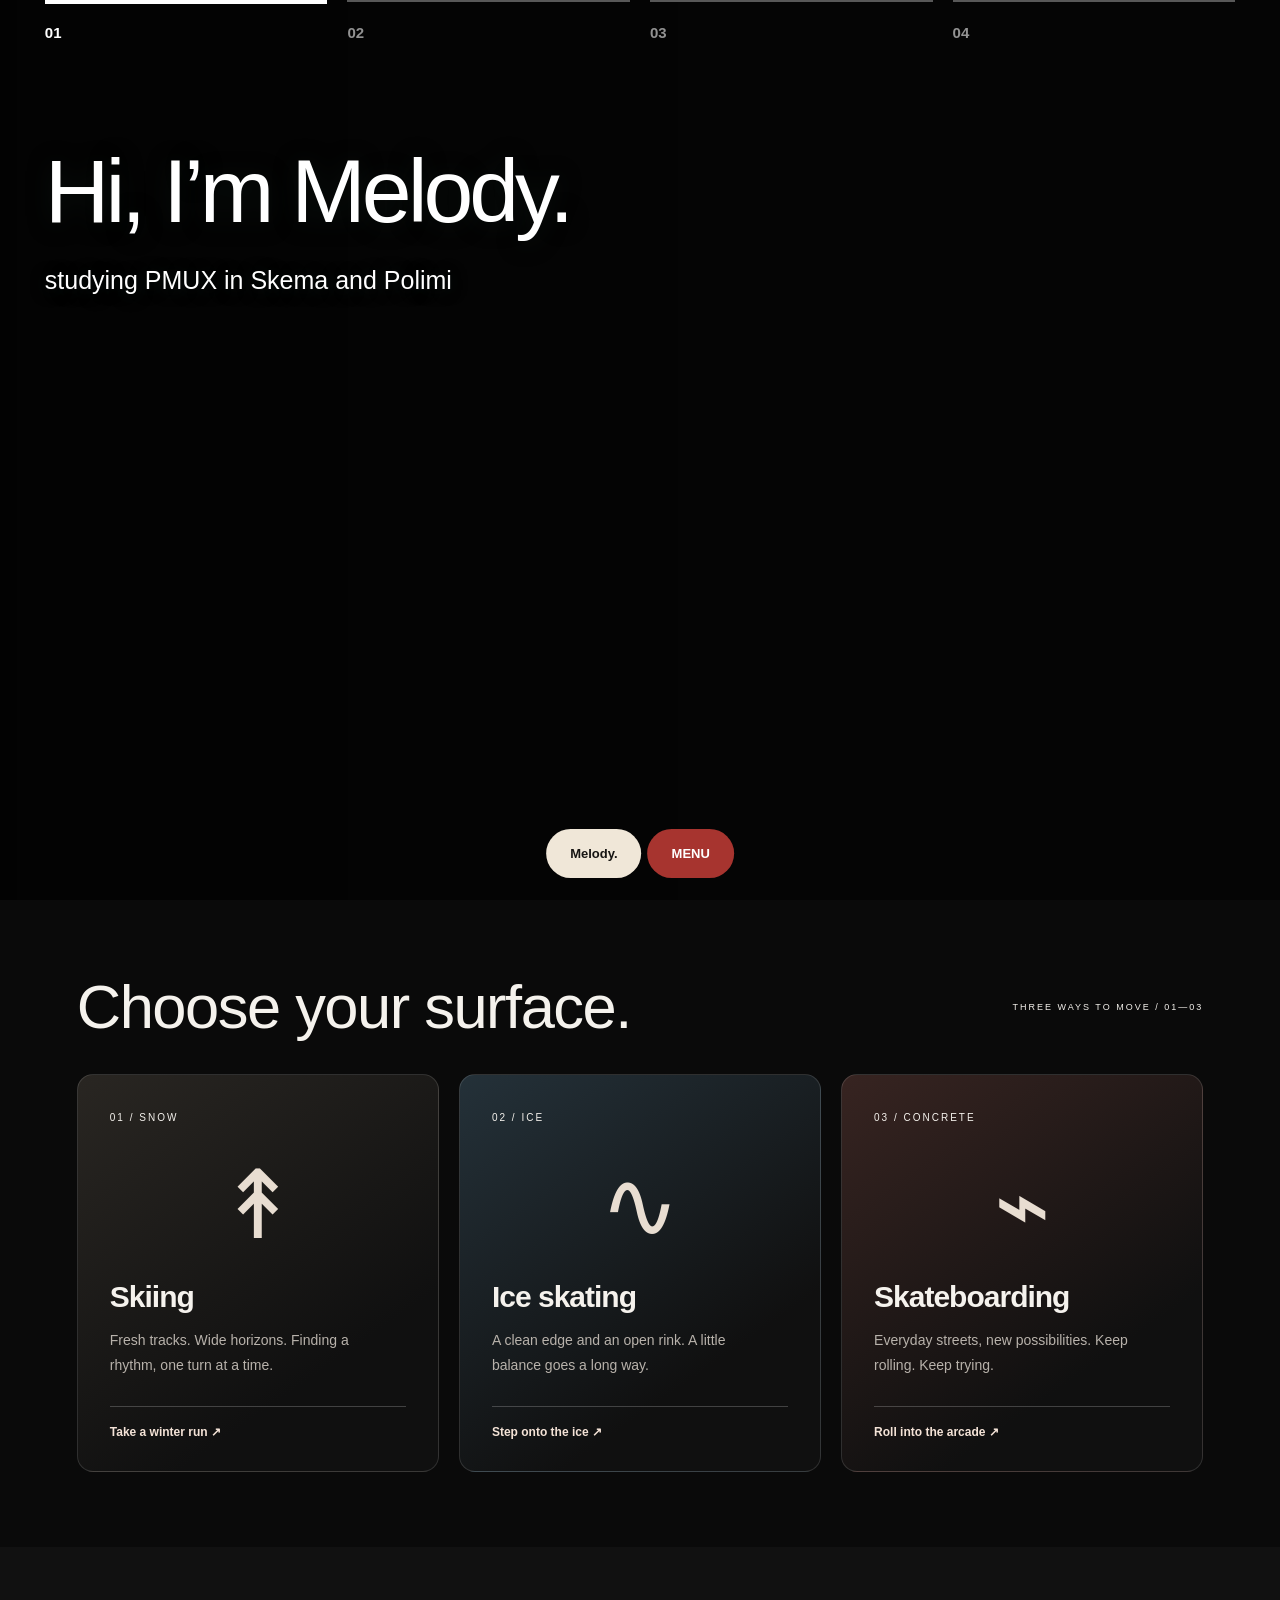
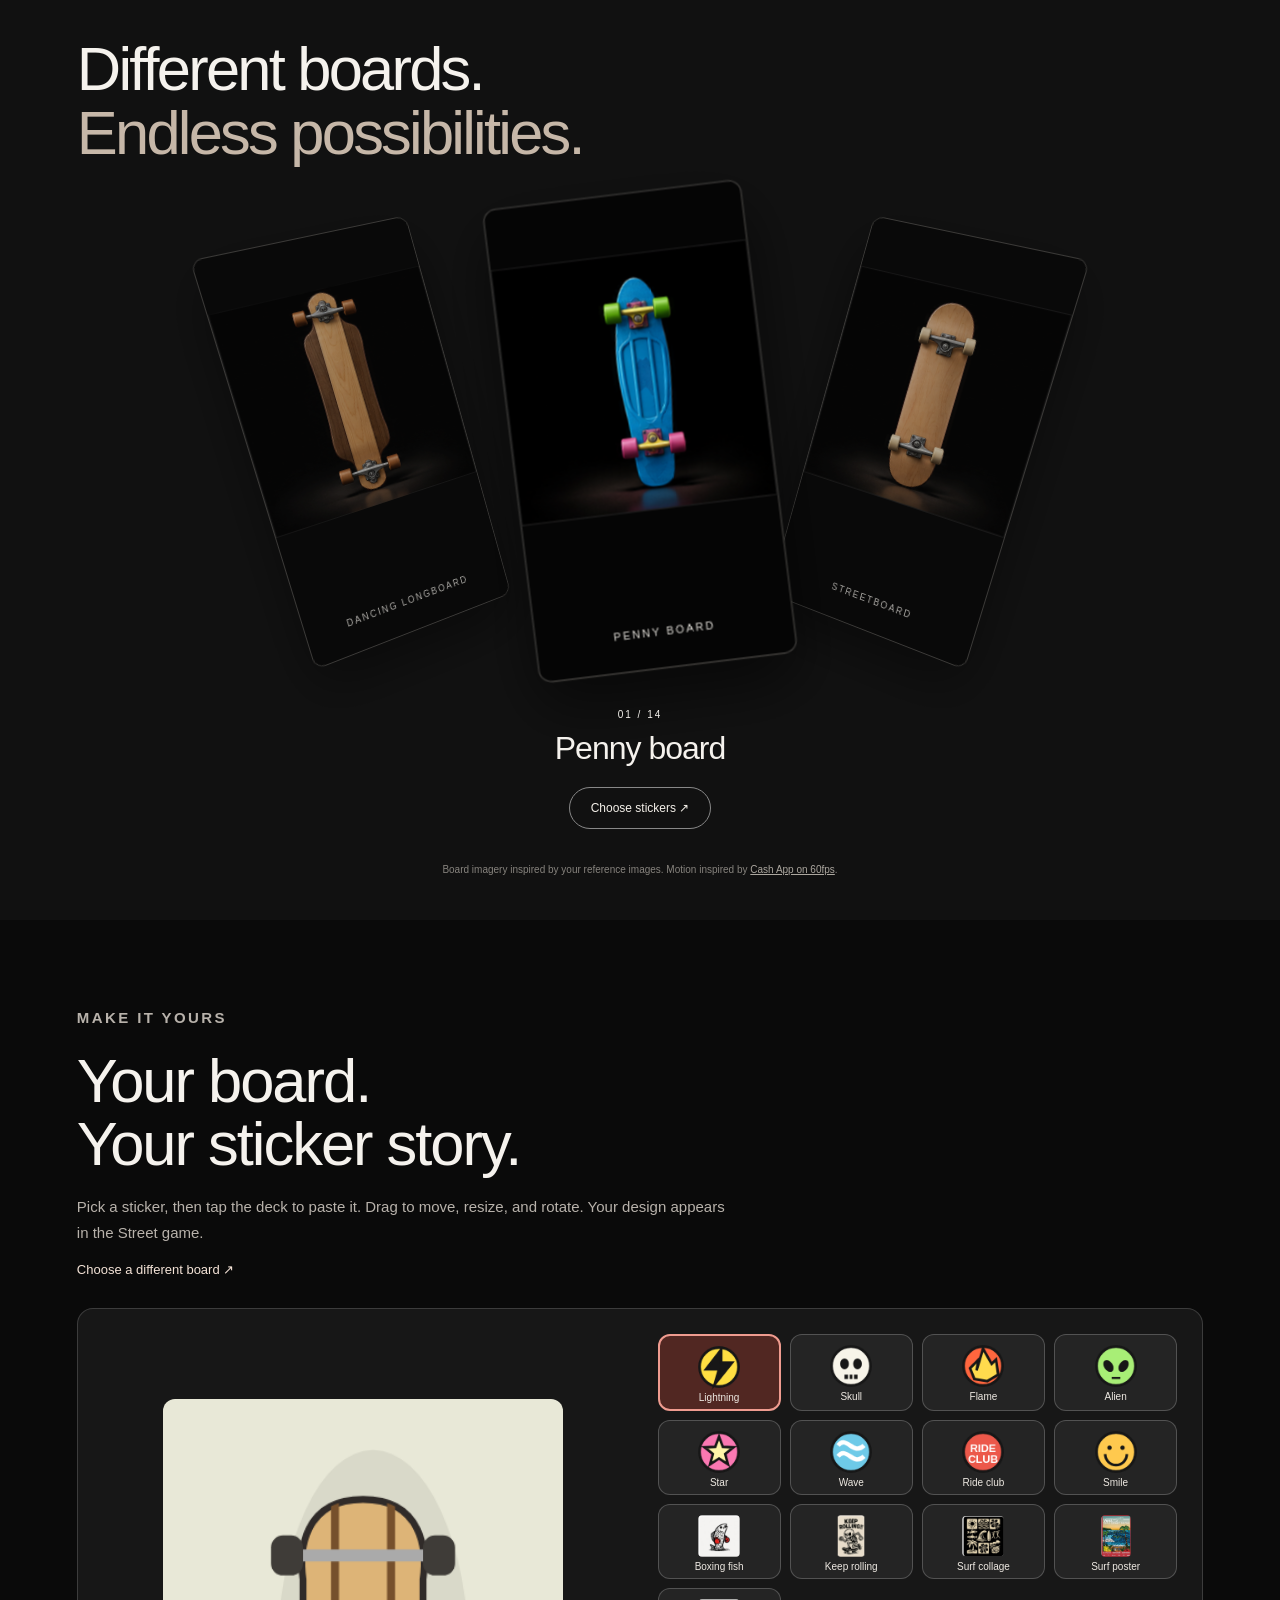
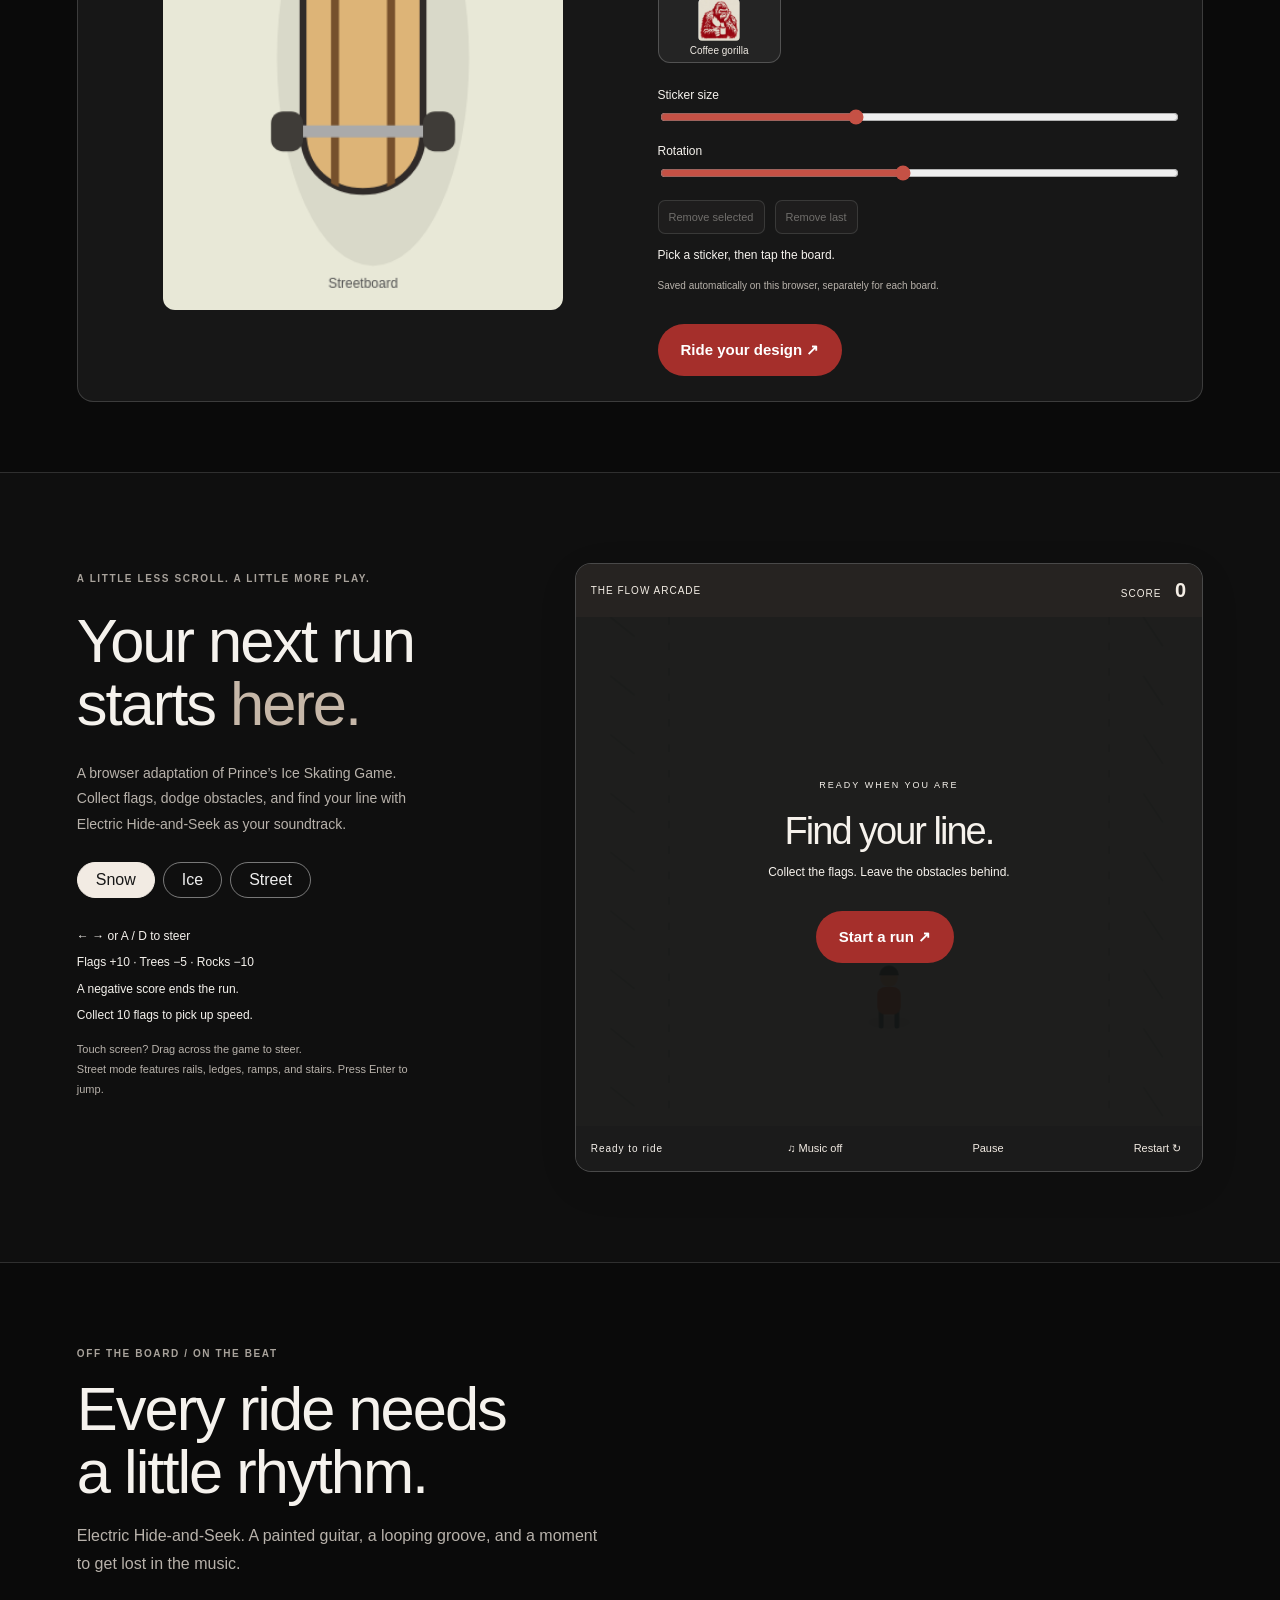
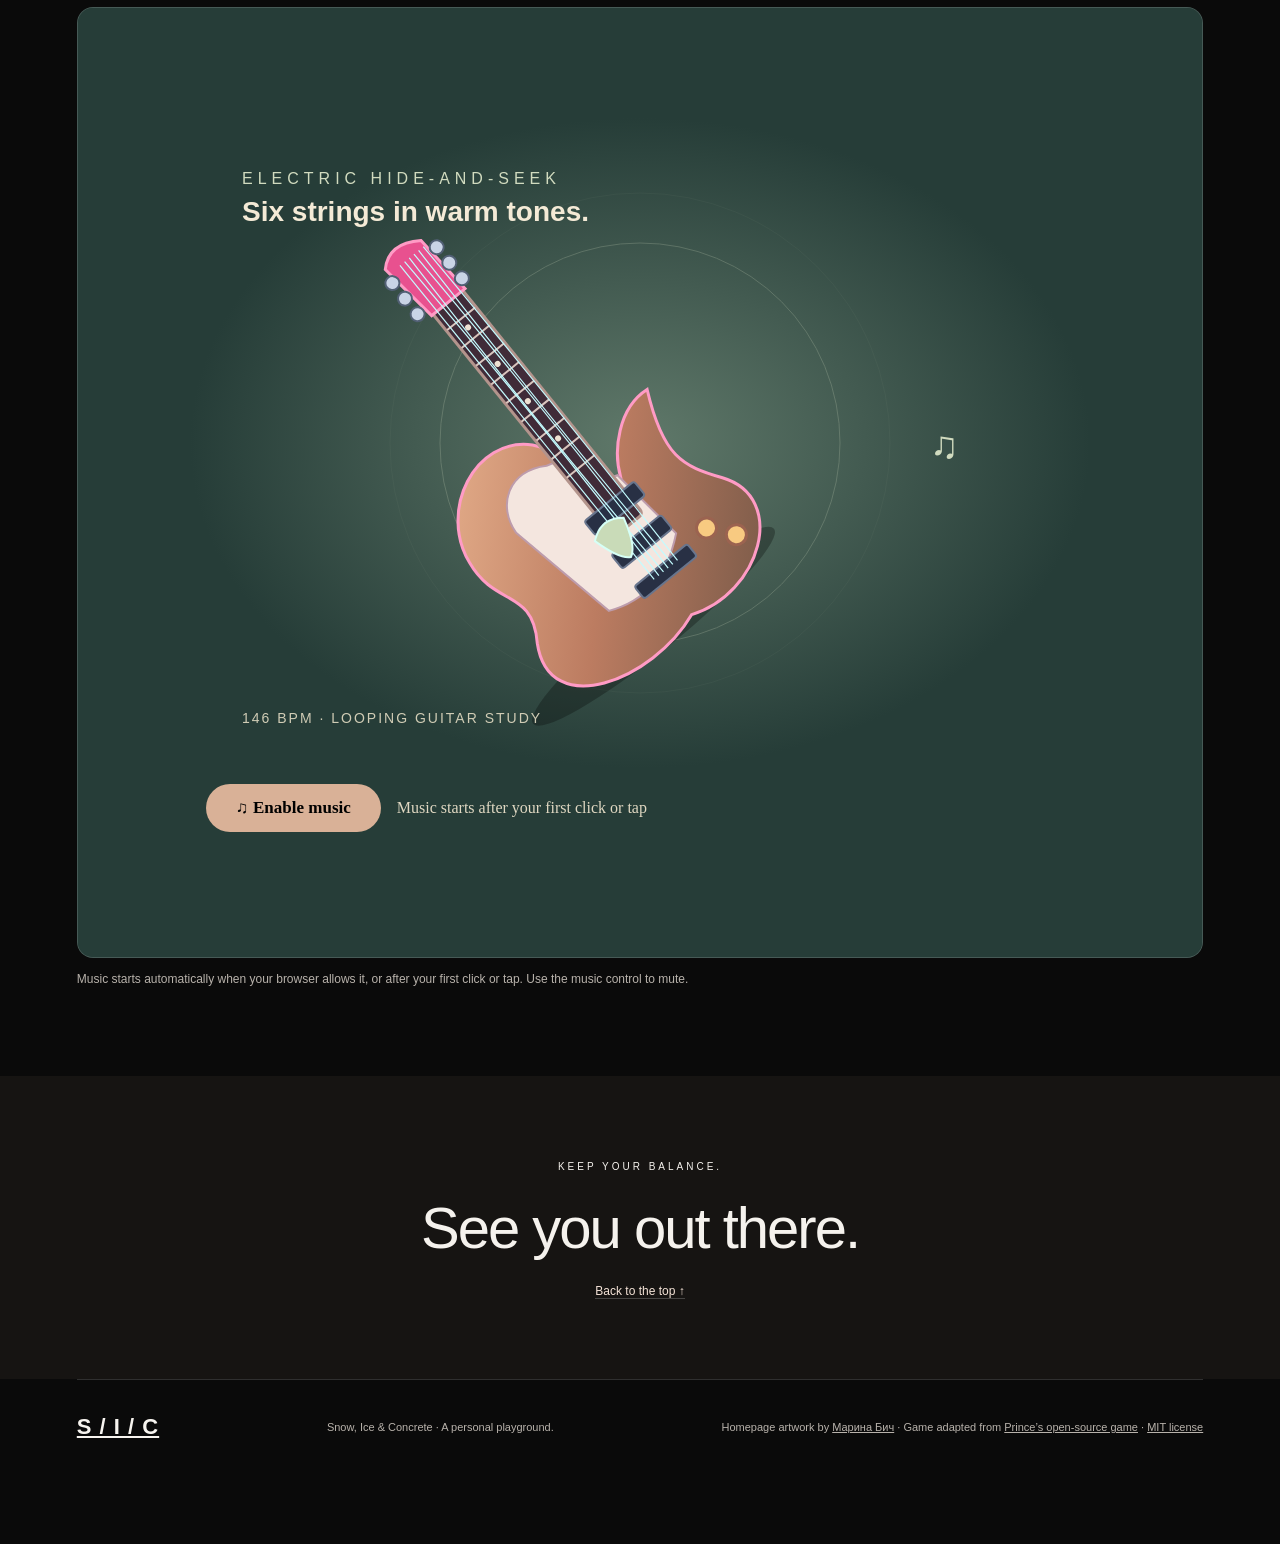
<file: public/index.html>
<!doctype html><html lang="en"><meta charset="utf-8"><meta name="viewport" content="width=device-width,initial-scale=1"><meta name="description" content="A personal space for skiing, ice skating and skateboarding. Explore three ways to move and play an arcade winter run."><title>Snow, Ice & Concrete</title><link rel="stylesheet" href="style.css"><link rel="stylesheet" href="paint.css?v=dark-motion"><body class="hero-visible"><main><section class="hero showcase" aria-label="Melody’s introduction and activities">
<div class="showcase-progress" role="group" aria-label="Choose a slide">
<button type="button" data-slide="0" aria-label="Introduction" aria-pressed="true"><span>01</span></button>
<button type="button" data-slide="1" aria-label="Skiing" aria-pressed="false"><span>02</span></button>
<button type="button" data-slide="2" aria-label="Ice skating" aria-pressed="false"><span>03</span></button>
<button type="button" data-slide="3" aria-label="Skateboarding" aria-pressed="false"><span>04</span></button></div>
<div class="showcase-slides">
<div class="showcase-slide is-active" data-panel="0" aria-hidden="false"><h1>Hi, I’m Melody.</h1><p>studying PMUX in Skema and Polimi</p></div>
<div class="showcase-slide" data-panel="1" aria-hidden="true"><h2>Skiing.</h2><p>Find your line on the snow.</p><a href="#play" data-showcase-mode="snow" tabindex="-1">Explore the slopes ↗</a></div>
<div class="showcase-slide" data-panel="2" aria-hidden="true"><h2>Ice skating.</h2><p>Make your mark on the ice.</p><a href="#play" data-showcase-mode="ice" tabindex="-1">Glide and sketch ↗</a></div>
<div class="showcase-slide" data-panel="3" aria-hidden="true"><h2>Skateboarding.</h2><p>Find your own way to roll.</p><a href="#decks" tabindex="-1">Choose your board ↗</a></div></div>

</section><div class="showcase-dock"><a class="showcase-home" href="#">Melody.</a><button type="button" class="showcase-menu-button" aria-expanded="false" aria-controls="showcase-menu">MENU</button><nav id="showcase-menu" class="showcase-menu" aria-label="Explore" hidden><a href="#sports">SPORTS</a><a href="#decks">SKATEBOARDS</a><a href="#stickers">STICKERS</a><a href="#play">PLAY</a><a href="#soundtrack">MUSIC</a></nav></div><section id="sports" class="sports"><div class="section-top"><h2>Choose your surface.</h2><span>THREE WAYS TO MOVE / 01—03</span></div><div class="cards"><article class="snow"><span class="number">01 / SNOW</span><div class="sport-icon">↟</div><h3>Skiing</h3><p>Fresh tracks. Wide horizons. Finding a rhythm, one turn at a time.</p><a href="#play" data-mode-link="snow">Take a winter run ↗</a></article><article class="ice"><span class="number">02 / ICE</span><div class="sport-icon">∿</div><h3>Ice skating</h3><p>A clean edge and an open rink. A little balance goes a long way.</p><a href="#play" data-mode-link="ice">Step onto the ice ↗</a></article><article class="concrete"><span class="number">03 / CONCRETE</span><div class="sport-icon">⌁</div><h3>Skateboarding</h3><p>Everyday streets, new possibilities. Keep rolling. Keep trying.</p><a href="#play" data-mode-link="street">Roll into the arcade ↗</a></article></div></section><section class="deck-edit" id="decks" aria-labelledby="deck-heading"><div class="deck-heading"><div><h2 id="deck-heading">Different boards.<br><em>Endless possibilities.</em></h2></div></div><div class="deck-carousel" tabindex="0" role="region" aria-label="Skateboard carousel. Boards slide automatically. Click a board to select it."><div class="deck-orbit"></div><div class="deck-caption"><span id="deck-count">01 / 07</span><h3 id="deck-name">Penny board</h3></div></div><div class="deck-selection sr-only" id="deck-selection" role="status"></div><div class="deck-controls"><a class="choose-stickers" href="#stickers">Choose stickers ↗</a></div><p class="deck-credit">Board imagery inspired by your reference images. Motion inspired by <a href="https://60fps.design/motion/cash-app">Cash App on 60fps</a>.</p></section><section class="sticker-studio" id="stickers" aria-labelledby="sticker-title"><div class="sticker-intro"><p class="eyebrow">MAKE IT YOURS</p><h2 id="sticker-title">Your board.<br>Your sticker story.</h2><p>Pick a sticker, then tap the deck to paste it. Drag to move, resize, and rotate. Your design appears in the Street game.</p><a href="#decks">Choose a different board ↗</a></div><div class="sticker-workspace"><canvas id="sticker-board" width="360" height="460" aria-label="Skateboard sticker editor. Choose a sticker then tap the board to place it. Drag stickers to move them."></canvas><div class="sticker-tools"><div id="sticker-palette" role="group" aria-label="Choose a sticker"></div><label for="sticker-size">Sticker size</label><input id="sticker-size" type="range" min="8" max="24" value="14"><label for="sticker-angle">Rotation</label><input id="sticker-angle" type="range" min="-180" max="180" value="-12"><div class="sticker-edit-actions"><button id="sticker-delete" disabled>Remove selected</button><button id="sticker-undo">Remove last</button></div><p id="sticker-status" role="status">Pick a sticker, then tap the board.</p><p class="sticker-saved">Saved automatically on this browser, separately for each board.</p><a class="button" href="#play">Ride your design ↗</a></div></div></section><section id="play" class="arcade"><div class="arcade-copy"><p class="eyebrow">A LITTLE LESS SCROLL. A LITTLE MORE PLAY.</p><h2>Your next run<br>starts <em>here.</em></h2><p>A browser adaptation of Prince’s Ice Skating Game. Collect flags, dodge obstacles, and find your line with Electric Hide-and-Seek as your soundtrack.</p><div class="modes" role="group" aria-label="Choose game surface"><button data-mode="snow" aria-pressed="true">Snow</button><button data-mode="ice" aria-pressed="false">Ice</button><button data-mode="street" aria-pressed="false">Street</button></div><ul><li id="control-hint">← → or A / D to steer</li><li id="score-rules">Flags +10 · Trees −5 · Rocks −10</li><li id="end-rule">A negative score ends the run.</li><li id="speed-rule">Collect 10 flags to pick up speed.</li></ul><p class="fine">Touch screen? Drag across the game to steer.<br>Street mode features rails, ledges, ramps, and stairs. Press Enter to jump.</p></div><div class="game-shell"><div class="game-bar"><span>THE FLOW ARCADE</span><span>SCORE <b id="score">0</b></span></div><div class="stage"><canvas id="game" width="640" height="520" tabindex="0" aria-label="Winter arcade game. Use left and right arrows to steer. Collect flags and avoid obstacles."></canvas><div id="trick-animation" class="trick-animation" hidden></div><div id="overlay"><span id="state-label">READY WHEN YOU ARE</span><h3 id="state-title">Find your line.</h3><p id="state-text">Collect the flags. Leave the obstacles behind.</p><button class="button" id="start">Start a run ↗</button></div></div><div id="ice-controls" class="ice-controls" hidden><p><strong>Sketches on Ice</strong> · Free skate & sketch</p><p>Sweep your mouse to glide and draw on the ice. Click the character to spin. Press Enter to jump.</p><div class="ice-actions"><label for="ice-color">Trail color</label><select id="ice-color"><option value="ice">Chalk white</option><option value="silver">Soft silver</option><option value="rose">Rose</option><option value="blue">Frost blue</option></select><button id="ice-spin">Spin</button><button id="ice-jump">Jump · Enter</button><button id="ice-clear">Clear ice</button></div><p id="ice-action-status" role="status">Glide to sketch. Snowflakes +5 · Spin +10 · Jump +15</p></div><div id="street-tricks" class="street-tricks" hidden><p class="game-board-label">Your board: <strong id="game-board-name">Streetboard</strong> · <a href="#decks">Change board</a> · <a href="#stickers">Add stickers</a></p><div class="trick-actions"><label for="trick-type">Street trick</label><select id="trick-type"><option>Ollie</option><option>Kickflip</option><option>Treflip</option></select><button id="do-trick">Trick · Enter ↗</button></div><p id="trick-status" role="status">Enter or tap Trick to jump over obstacles</p><small>Animations: <a href="https://github.com/Shellywell123/SKanimATE">SKanimATE by Shellywell123</a> · <a href="skanimate/LICENSE">GPL-3.0</a> · <a href="skanimate-source.zip">Animation source</a></small></div><div class="game-bottom"><span id="status" aria-live="polite">Ready to ride</span><button id="game-music" aria-pressed="false">♫ Music off</button><button id="pause">Pause</button><button id="restart">Restart ↻</button></div></div></section><section class="soundtrack" id="soundtrack" aria-labelledby="soundtrack-title"><div class="soundtrack-heading"><p class="eyebrow">OFF THE BOARD / ON THE BEAT</p><h2 id="soundtrack-title">Every ride needs<br>a little rhythm.</h2><p>Electric Hide-and-Seek. A painted guitar, a looping groove, and a moment to get lost in the music.</p></div><iframe id="music-frame" src="music/index.html?v=paint" title="Electric Hide-and-Seek, synchronized guitar animation and music player" loading="eager" allow="autoplay"></iframe><p class="soundtrack-note">Music starts automatically when your browser allows it, or after your first click or tap. Use the music control to mute.</p></section><section class="outro"><span>KEEP YOUR BALANCE.</span><h2>See you out there.</h2><a href="#">Back to the top ↑</a></section></main><footer><a class="brand" href="#">S / I / C</a><p>Snow, Ice & Concrete · A personal playground.</p><p>Homepage artwork by <a href="https://www.behance.net/gallery/103669967/Multicolored-skateboards/modules/596018533">Марина Бич</a> · Game adapted from <a href="https://github.com/pkprajapati7402/Ice-Skating-Game">Prince’s open-source game</a> · <a href="LICENSE.txt">MIT license</a></p></footer><script src="stickers.js?v=paint"></script><script src="board-shapes.js?v=stickers"></script><script src="street-park.js?v=paint"></script><script src="ice-rink.js?v=paint"></script><script src="game.js?v=paint"></script><script src="decks.js?v=stickers-link"></script><button id="music-toggle" class="music-toggle" aria-pressed="false">♫ Enable music</button><script src="soundtrack.js?v=music-run"></script><script>const heroSection=document.querySelector('.hero');new IntersectionObserver(entries=>document.body.classList.toggle('hero-visible',entries[0].isIntersecting),{threshold:0.35}).observe(heroSection);</script><script src="showcase.js?v=dark-motion"></script><script src="site-motion.js"></script></body></html>
</file>
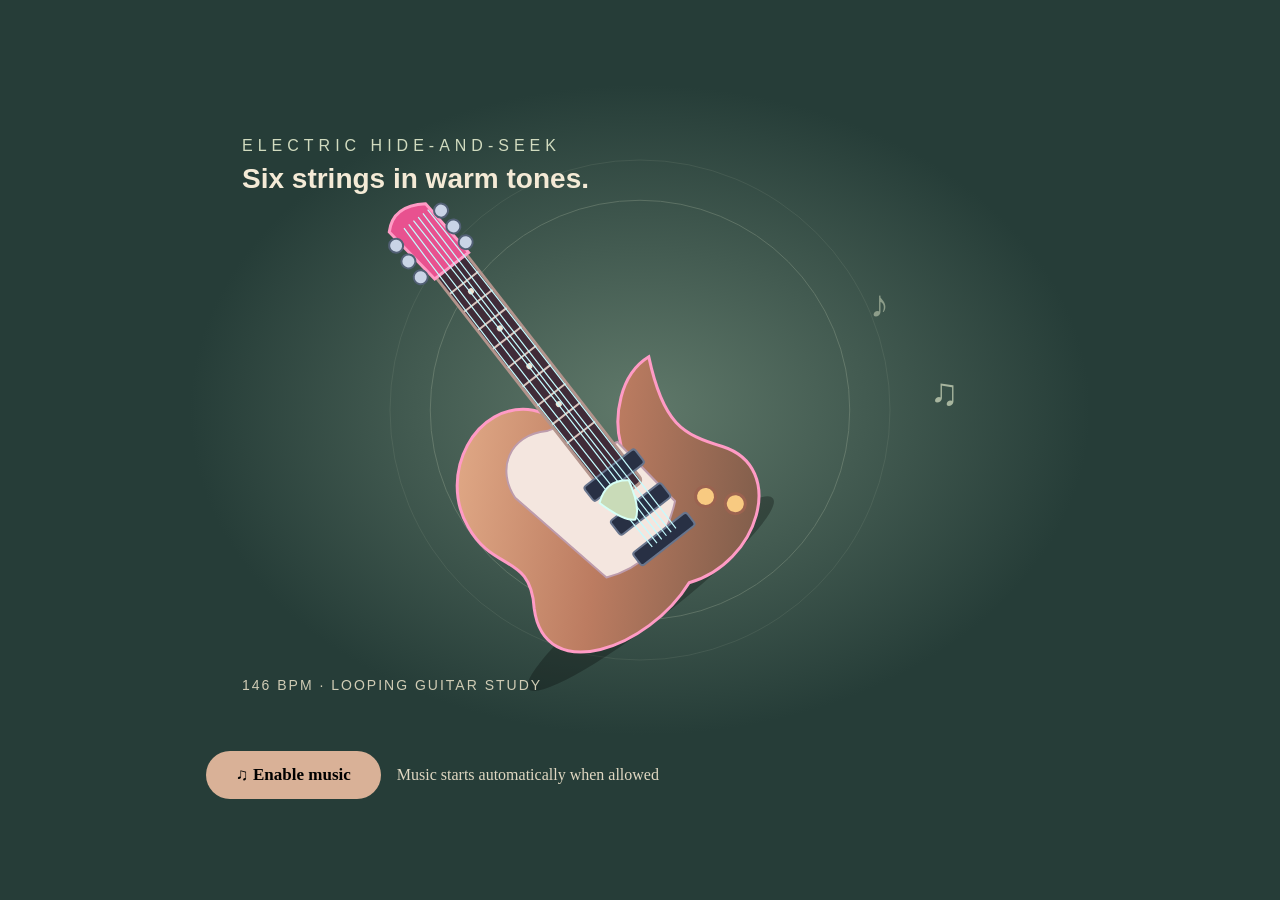
<file: public/music/index.html>
<!doctype html><html lang="en"><meta charset="utf-8"><meta name="viewport" content="width=device-width,initial-scale=1"><title>Electric Hide-and-Seek</title>
<style>body{margin:0;background:#263d38;color:#f4ead6;font:16px Georgia,serif;display:grid;place-items:center;min-height:100vh}main{width:min(900px,96vw)}object{width:100%;display:block}button{background:#d9b197;border:0;border-radius:30px;padding:14px 30px;font:600 17px Georgia,serif;cursor:pointer}footer{display:flex;align-items:center;gap:16px;padding:16px;flex-wrap:wrap}span{color:#e0d8c2}</style>
<main><object id="art" data="electric-guitar.svg?v=paint" type="image/svg+xml" aria-label="Animated electric guitar"></object><footer><button id="play">♫ Enable music</button><span id="status" role="status">Music starts automatically when allowed</span></footer></main>
</html>
</file>
<file: public/style.css>
@import url('https://fonts.googleapis.com/css2?family=DM+Sans:wght@400;500;600;700&family=Manrope:wght@400;600;700;800&display=swap');
:root{--ink:#183a37;--cream:#f6f5ee;--orange:#d86a3b}*{box-sizing:border-box}html{scroll-behavior:smooth;scroll-padding-top:30px}body{margin:0;background:var(--cream);color:var(--ink);font-family:'DM Sans',sans-serif}a{color:inherit;text-decoration:none}button{font:inherit;cursor:pointer}header{height:100px;padding:0 6%;display:flex;align-items:center;justify-content:space-between;border-bottom:1px solid #183a3725}.brand{font-weight:800;letter-spacing:3px;font-size:24px}.brand small{display:block;font-size:8px;letter-spacing:2px;margin-top:6px}nav{display:flex;gap:35px;font-size:13px}.nav-play{border-bottom:1px solid;padding-bottom:5px}.hero{display:grid;grid-template-columns:1fr 1fr;min-height:700px}.hero-copy{padding:80px 9% 40px 12%}.eyebrow{font-size:11px;font-weight:700;letter-spacing:2px}h1,h2,h3{font-family:'Manrope',sans-serif;letter-spacing:-3px}h1{font-size:clamp(70px,7.6vw,120px);line-height:1.02;margin:35px 0}em{font-family:Georgia,serif;font-weight:400}h1 em{color:var(--orange)}.intro{max-width:330px;font-size:16px;line-height:1.8;color:#56706a}.button{background:var(--ink);color:white;padding:17px 23px;display:inline-flex;gap:40px;border:0;font-size:13px;margin-top:20px}.button:hover{background:var(--orange)}.hero-note{font-size:9px;letter-spacing:2px;margin-top:65px}.mountains{position:relative;background:#d0e0d9;overflow:hidden}.mountains svg{position:absolute;width:100%;height:100%}.sun{position:absolute;top:70px;left:60px;width:110px;height:110px;background:#efbc76;border-radius:50%}.vertical{position:absolute;right:20px;top:55px;writing-mode:vertical-rl;font-size:9px;letter-spacing:2px}.image-label{position:absolute;bottom:35px;left:35px;background:var(--cream);padding:20px 25px;max-width:85%}.image-label span{display:block;font-size:9px;letter-spacing:2px;margin-bottom:10px}.image-label strong{font-size:17px}.manifesto{margin:0 6%;padding:100px 0;display:grid;grid-template-columns:1fr 2.3fr 1.5fr;gap:30px;border-bottom:1px solid #183a3730}.manifesto h2{font-size:43px;line-height:1.2;margin:0}.manifesto>p:last-child{line-height:1.9;font-size:14px;margin:0;color:#56706a}.sports{padding:90px 6%}.section-top{display:flex;justify-content:space-between;align-items:center;margin-bottom:35px}.section-top h2{font-size:36px;margin:0}.section-top span{font-size:9px;letter-spacing:2px}.cards{display:grid;grid-template-columns:repeat(3,1fr);gap:20px}.cards article{padding:30px 35px}.snow{background:#e0e7dd}.ice{background:#dce9eb}.concrete{background:#ebd9c7}.number{font-size:10px;letter-spacing:2px}.sport-icon{font-family:Georgia;font-size:100px;height:160px;text-align:center;margin:25px 0 0}.cards h3{font-size:32px;letter-spacing:-1px;margin:0}.cards p{font-size:14px;line-height:1.8;max-width:270px}.cards a{display:block;font-size:12px;margin-top:28px;border-top:1px solid #183a3740;padding-top:18px}.arcade{background:var(--ink);color:var(--cream);padding:90px 6%;display:grid;grid-template-columns:1fr 1.5fr;gap:7%}.arcade h2{font-size:57px;line-height:1.1;margin:25px 0}.arcade-copy>p:not(.eyebrow){line-height:1.8;font-size:14px;color:#bbd1c6;max-width:340px}.modes{display:flex;gap:8px;margin-top:25px}.modes button{background:transparent;border:1px solid #78928b;color:var(--cream);padding:8px 18px;border-radius:20px}.modes button[aria-pressed=true]{background:#e8bc7c;color:var(--ink);border-color:#e8bc7c}.arcade ul{list-style:none;padding:0;font-size:12px;line-height:2.2;margin-top:25px}.fine{font-size:11px!important}.game-shell{align-self:center;background:#f2f5ed;color:var(--ink);border:8px solid #42615a;box-shadow:0 20px 60px #0002}.game-bar,.game-bottom{display:flex;justify-content:space-between;align-items:center;padding:15px;font-size:10px;letter-spacing:1px}.game-bar b{font-size:20px;margin-left:10px}.stage{position:relative}canvas{display:block;width:100%;height:auto;touch-action:none}#overlay{position:absolute;inset:0;display:flex;flex-direction:column;justify-content:center;align-items:center;background:#e7efdfdf;text-align:center;padding:20px}#overlay[hidden]{display:none}#state-label{font-size:9px;letter-spacing:2px}#overlay h3{font-size:38px;letter-spacing:-2px;margin:20px 0 0}#overlay p{font-size:12px}.game-bottom button{border:0;background:none;font-size:11px;color:var(--ink)}.outro{text-align:center;padding:90px 20px}.outro span{font-size:10px;letter-spacing:3px}.outro h2{font-size:65px;margin:20px}.outro a{font-size:12px;border-bottom:1px solid}footer{margin:0 6%;padding:30px 0;border-top:1px solid #183a3730;display:flex;justify-content:space-between;align-items:center;gap:20px;font-size:10px;color:#58716a}footer a{text-decoration:underline}a:focus-visible,button:focus-visible,canvas:focus-visible{outline:3px solid var(--orange);outline-offset:5px}@media(max-width:800px){header{height:80px}nav{gap:15px}nav a:first-child{display:none}.hero{grid-template-columns:1fr}.hero-copy{padding:55px 7% 35px}.hero-note{margin-top:35px}.mountains{height:470px}.manifesto{grid-template-columns:1fr;padding:55px 0;gap:20px}.manifesto h2{font-size:36px}.section-top{align-items:start;gap:20px}.section-top span{display:none}.sports{padding:55px 6%}.cards{grid-template-columns:1fr}.sport-icon{height:100px;margin-top:5px;font-size:80px}.arcade{grid-template-columns:1fr;padding:55px 6%;gap:30px}.arcade h2{font-size:46px}.outro h2{font-size:42px}footer{flex-wrap:wrap}.game-bar{font-size:8px}}
@media(prefers-reduced-motion:reduce){html{scroll-behavior:auto}}
.deck-edit{background:#d5ebad;color:#143b2e;padding:75px 6% 35px;overflow:hidden}.deck-heading{display:flex;justify-content:space-between;align-items:end;gap:30px}.deck-heading h2{font-size:52px;line-height:1.12;margin:20px 0}.deck-heading>p{font-size:14px;line-height:1.8}.deck-carousel{position:relative;height:590px;perspective:1300px;touch-action:pan-y;outline-offset:-5px!important}.deck-orbit{position:absolute;inset:0;transform-style:preserve-3d}.deck-card{position:absolute;left:50%;top:30px;width:240px;height:440px;margin-left:-120px;border:1px solid #fff8;border-radius:24px;box-shadow:0 30px 50px #153b2e24;background:#fff5e9;transform:translateX(0) rotateY(0deg);transition:transform 950ms cubic-bezier(.22,.85,.23,1),opacity 600ms;will-change:transform;overflow:hidden;display:flex;flex-direction:column;align-items:center;justify-content:center;backface-visibility:hidden}.deck-crop{display:block;width:180px;height:390px;background-image:url('assets/skateboards.png');background-repeat:no-repeat;background-size:1600px 1200px;transform:scale(.88);border-radius:40px}.deck-card small{font-size:9px;letter-spacing:2px;position:absolute;bottom:17px}.deck-card[data-position="0"]{transform:translateX(0) translateZ(100px) rotateZ(-7deg);opacity:1;z-index:3}.deck-card[data-position="-1"]{transform:translateX(-300px) translateZ(-100px) rotateY(32deg) rotateZ(-17deg);opacity:.72;z-index:2}.deck-card[data-position="1"]{transform:translateX(300px) translateZ(-100px) rotateY(-32deg) rotateZ(17deg);opacity:.72;z-index:2}.deck-card[data-position="hidden"]{transform:translateY(60px) translateZ(-500px) rotateY(70deg);opacity:0;pointer-events:none}.deck-card.spinning{animation:deck-flip 1.15s cubic-bezier(.45,0,.2,1)}@keyframes deck-flip{0%{transform:translateZ(100px) rotateZ(-7deg) rotateY(0)}45%{transform:translateY(-35px) translateZ(140px) rotateZ(8deg) rotateY(180deg)}100%{transform:translateZ(100px) rotateZ(-7deg) rotateY(360deg)}}.deck-caption{position:absolute;bottom:0;left:0;right:0;text-align:center;pointer-events:none}.deck-caption>span{font-size:10px;letter-spacing:2px}.deck-caption h3{font-size:32px;letter-spacing:-1px;margin:8px 0}.deck-caption p{font-size:13px;margin:0}.deck-controls{display:flex;justify-content:center;gap:12px;flex-wrap:wrap;margin-top:24px}.deck-controls button{border:1px solid #234e3e66;background:transparent;border-radius:30px;padding:13px 21px;color:#173d2d;font-size:12px}.deck-controls button:hover{background:#173d2d;color:#e3f7bf}.deck-credit{text-align:center;font-size:10px;margin-top:35px;opacity:.7}.deck-credit a{text-decoration:underline}@media(max-width:800px){.deck-heading{display:block}.deck-heading h2{font-size:38px}.deck-edit{padding-top:45px}.deck-carousel{height:560px}.deck-card{width:210px;margin-left:-105px;height:410px}.deck-card[data-position="-1"]{transform:translateX(-190px) translateZ(-170px) rotateY(35deg) rotateZ(-15deg)}.deck-card[data-position="1"]{transform:translateX(190px) translateZ(-170px) rotateY(-35deg) rotateZ(15deg)}nav a[href="#decks"]{display:none}}@media(prefers-reduced-motion:reduce){.deck-card{transition:none}.deck-card.spinning{animation:none}}

/* Boards themselves are the selection controls. */
button.deck-card{font:inherit;color:inherit;padding:0;cursor:pointer;text-align:center}.deck-card.chosen{border:3px solid #173d2d;box-shadow:0 0 0 5px #d5ebad,0 30px 50px #153b2e35}.deck-card.chosen::after{content:'CHOSEN ✓';position:absolute;top:14px;right:14px;background:#173d2d;color:#e3f7bf;padding:8px 12px;border-radius:20px;font-size:9px;letter-spacing:1px}.deck-selection{text-align:center;margin-top:28px;min-height:20px;font-size:13px;font-weight:600}.deck-controls{margin-top:12px}.deck-card:focus-visible{outline:3px solid #d86a3b;outline-offset:5px}
/* White, ink and blue, with playful editorial illustrations. */
:root{--ink:#151515;--cream:#fff;--orange:#0875e1}body{background:#fff;color:#151515;font-family:Arial,Helvetica,sans-serif}header{height:90px;border:0;padding:0 7%;max-width:1500px;margin:auto}.brand{font-size:22px;letter-spacing:1px;color:#111}.brand small{letter-spacing:1.5px}nav{align-items:center;font-size:14px;font-weight:600;gap:25px}.nav-play{background:#006bdf;color:#fff;padding:14px 20px;border-radius:8px;border:0}.hero{max-width:1400px;margin:auto;min-height:650px;align-items:center;padding:40px 6% 65px;gap:30px}.hero-copy{padding:25px 0}.eyebrow{font-size:10px;letter-spacing:1.6px;color:#555}h1,h2,h3{font-family:Arial,Helvetica,sans-serif;font-weight:750;color:inherit}h1{font-size:clamp(48px,5.2vw,78px);line-height:1.04;letter-spacing:-3px;margin:25px 0}em{font-family:inherit;font-weight:inherit;font-style:normal}.intro{font-size:19px;line-height:1.6;max-width:440px;color:#414141}.button{background:#006bdf;border-radius:8px;font-weight:600;font-size:15px;padding:17px 23px;margin-right:8px;gap:0}.button:hover,.nav-play:hover{background:#0056b5}.button.secondary{background:#e3f1fc;color:#065898}.button.secondary:hover{background:#cce5fb}.hero-note{color:#777;margin-top:28px;font-size:9px}.sports-art{width:100%;max-width:600px;justify-self:center}.sports-art svg{width:100%;height:auto;display:block}.manifesto{padding:70px 0;border-color:#e7e7e7;grid-template-columns:1fr 2.3fr 1.6fr}.manifesto h2{font-size:40px;letter-spacing:-1.8px}.manifesto>p:last-child{color:#555}.sports{max-width:1500px;margin:auto;padding-top:75px;padding-bottom:75px}.section-top h2{letter-spacing:-1.5px;font-size:38px}.cards article{border-radius:15px;padding:32px;border:1px solid #eee}.snow{background:#f7f7f5}.ice{background:#e8f3fc}.concrete{background:#fff3db}.cards h3{font-size:30px;font-weight:700}.cards p{color:#454545}.cards a{border-color:#0002;color:#066acb;font-weight:600}.sport-icon{height:130px;font-size:95px;color:#111}.deck-edit{background:#f7f7f5;color:#111;padding-top:70px}.deck-heading h2{font-size:48px;letter-spacing:-2px}.deck-heading>p{color:#555}.deck-card{border:1px solid #dedede;box-shadow:0 25px 45px #0001}.deck-caption h3{font-size:32px}.deck-card.chosen{border-color:#006bdf;box-shadow:0 0 0 5px #e2f0fd,0 30px 50px #0002}.deck-card.chosen::after{background:#006bdf;color:#fff}.deck-controls button{color:#555;border-color:#bbb;background:#fff}.deck-controls button:hover{background:#e3f1fc;color:#0056b5}.deck-selection{color:#006bdf}.deck-credit{color:#555}.arcade{background:#fff;color:#151515;border-top:1px solid #eee;border-bottom:1px solid #eee}.arcade h2{font-size:52px;letter-spacing:-2px}.arcade-copy>p:not(.eyebrow){color:#555}.modes button{border-color:#ddd;color:#333}.modes button[aria-pressed=true]{background:#e1effe;border-color:#0875e1;color:#065eaf}.game-shell{border:1px solid #ddd;border-radius:16px;overflow:hidden;box-shadow:0 12px 45px #0001;background:#f7fafc;color:#111}.game-bar{background:#e7f2fc;color:#145b9f}.game-bottom{background:#f8f8f8}.game-bottom button{color:#222}#overlay{background:#f7fbffed}#overlay .button{background:#006bdf}.outro{padding:80px 20px;background:#f7fbff}.outro h2{letter-spacing:-2px;font-size:58px}.outro a{color:#006bdf}footer{border-color:#eee;color:#666;font-size:11px}footer .brand{color:#111}
@media(max-width:800px){header{height:80px;padding:0 6%}.brand{font-size:18px}nav{gap:14px}nav a[href="#sports"]{display:none}.nav-play{font-size:12px;padding:12px 17px}.hero{display:flex;flex-direction:column;padding:20px 7% 50px;gap:0;min-height:0}.sports-art{order:0;max-width:430px}.hero-copy{order:1;text-align:center;padding:8px 0 0}.hero .eyebrow{display:none}h1{font-size:clamp(38px,8vw,58px);letter-spacing:-1.8px;margin:10px 0 20px}.intro{font-size:17px;line-height:1.5;margin:0 auto 10px}.button{font-size:13px;padding:15px 17px;margin-top:15px;margin-right:4px}.hero-note{margin-top:28px;font-size:8px}.manifesto{display:block;padding:45px 0}.manifesto .eyebrow{margin-bottom:20px}.manifesto h2{font-size:34px;margin-bottom:20px}.sports{padding:45px 6%}.section-top h2{font-size:30px}.cards{gap:16px}.sport-icon{height:100px;margin:5px 0}.deck-edit{padding:45px 6% 30px}.deck-heading h2{font-size:34px}.deck-heading>p{font-size:13px}.deck-carousel{height:550px}.arcade{padding:45px 6%}.arcade h2{font-size:40px}.outro h2{font-size:40px}footer{font-size:10px;padding:30px 0}}

.soundtrack{padding:75px 6%;max-width:1200px;margin:auto}.soundtrack-heading{max-width:650px;margin-bottom:30px}.soundtrack h2{font-size:48px;line-height:1.1;letter-spacing:-2px;margin:18px 0}.soundtrack-heading>p:last-child{font-size:16px;line-height:1.7;color:#555;max-width:530px}.soundtrack iframe{display:block;width:100%;aspect-ratio:900/760;border:0;border-radius:20px;background:#090d20}.soundtrack-note{font-size:12px;color:#666;line-height:1.6}@media(max-width:800px){.soundtrack{padding:45px 6%}.soundtrack h2{font-size:34px}.soundtrack iframe{aspect-ratio:900/820;min-height:340px}nav a[href="#soundtrack"]{display:none}}

.music-toggle{position:fixed;right:20px;bottom:20px;z-index:20;border:1px solid #ddd;border-radius:30px;background:#fff;color:#075eb9;font:600 13px Arial,sans-serif;padding:13px 20px;box-shadow:0 4px 20px #0002}.music-toggle:hover{background:#e3f1fc}

.street-tricks{padding:16px;border-top:1px solid #ddd;background:#fff}.street-tricks[hidden],.trick-animation[hidden]{display:none}.trick-actions{display:flex;gap:12px;align-items:center;flex-wrap:wrap;font-size:12px}.trick-actions select,.trick-actions button{font:inherit;border:1px solid #ccc;border-radius:7px;padding:9px 12px;background:#fff}.trick-actions button{background:#006bdf;color:#fff;border-color:#006bdf}.trick-actions button:disabled{opacity:.5;cursor:default}.street-tricks p{font-size:12px;color:#555}.street-tricks small{font-size:10px;color:#666}.street-tricks a{text-decoration:underline}.trick-animation{position:absolute;top:12px;right:12px;width:32%;aspect-ratio:1;background:white;border:1px solid #bbb;border-radius:10px;overflow:hidden;pointer-events:none;box-shadow:0 4px 15px #0002}.trick-animation img{width:100%;height:100%;object-fit:contain}

.sticker-studio{padding:70px 6%;max-width:1300px;margin:auto}.sticker-intro{max-width:650px;margin-bottom:30px}.sticker-intro h2{font-size:48px;line-height:1.08;letter-spacing:-2px;margin:18px 0}.sticker-intro p{font-size:15px;line-height:1.7;color:#555}.sticker-intro>a{font-size:13px;color:#006bdf}.sticker-workspace{display:grid;grid-template-columns:1fr 1fr;gap:35px;background:#f7f9fa;border:1px solid #e1e5e8;border-radius:18px;padding:25px}#sticker-board{width:100%;max-width:400px;height:auto;display:block;margin:auto;border-radius:12px;touch-action:none;cursor:crosshair}.sticker-tools{align-self:center}#sticker-palette{display:grid;grid-template-columns:repeat(4,1fr);gap:9px;margin-bottom:25px}#sticker-palette button{background:white;border:1px solid #ddd;border-radius:12px;padding:6px;color:#333;font-size:10px;display:flex;align-items:center;flex-direction:column}#sticker-palette button[aria-pressed=true]{border:2px solid #006bdf;background:#e9f4ff}#sticker-palette canvas{width:50px;height:50px}.sticker-tools label{display:block;font-size:12px;margin:15px 0 5px}.sticker-tools input{width:100%;accent-color:#006bdf}.sticker-edit-actions{display:flex;gap:10px;margin-top:15px}.sticker-edit-actions button{border:1px solid #ccc;background:white;padding:10px;border-radius:7px;font-size:11px}.sticker-edit-actions button:disabled{opacity:.4}.sticker-tools p{font-size:12px;line-height:1.6}.sticker-saved{color:#777;font-size:10px!important}@media(max-width:800px){.sticker-studio{padding:45px 6%}.sticker-intro h2{font-size:34px}.sticker-workspace{grid-template-columns:1fr;padding:18px;gap:20px}#sticker-board{max-width:310px}}
.decorate-link{text-align:center;font-size:13px;color:#006bdf;margin:12px 0}.decorate-link a{text-decoration:underline}

.ice-controls{padding:16px;background:#f3faff;border-top:1px solid #cbdfe9}.ice-controls[hidden]{display:none}.ice-controls p{font-size:12px;line-height:1.7;color:#35576e;margin:5px 0 12px}.ice-actions{display:flex;gap:8px;flex-wrap:wrap;align-items:center;font-size:11px}.ice-actions button,.ice-actions select{font:inherit;border:1px solid #bcd2e0;background:white;color:#215b80;border-radius:7px;padding:9px 12px}.ice-actions button:hover{background:#d9ecfb}

#play[data-active-mode="ice"] .game-shell{border-color:#376f76;background:#4b8991}#play[data-active-mode="ice"] .game-bar{background:#2f626c;color:#f3f0df}#play[data-active-mode="ice"] .game-bottom{background:#e3eeea}#play[data-active-mode="ice"] .ice-controls{background:#e3eeea;border-color:#94b5b3}#play[data-active-mode="ice"] .ice-controls p{color:#2e626a}#play[data-active-mode="ice"] .ice-controls strong{font-family:Georgia,serif;font-size:16px;font-weight:400;font-style:italic}#play[data-active-mode="ice"] #overlay{background:#3f7f87eb;color:#f3efdd}#play[data-active-mode="ice"] #overlay .button{background:#b92b42}#play[data-active-mode="ice"] #overlay h3{font-family:Georgia,serif;font-style:italic;font-weight:400}

.personal-intro{font-size:17px;line-height:1.6;color:#4a4a4a;margin:15px 0 22px}.personal-intro strong{font-size:25px;color:#151515;letter-spacing:-.6px}@media(max-width:800px){.personal-intro{font-size:15px;margin:12px 0 22px}.personal-intro strong{font-size:23px}}
</file>
<file: public/paint.css>
:root {
  --ink: #233932;
  --cream: #f1ecde;
  --orange: #9a523a;
  --sage: #d4dbcb;
  --moss: #b9c6a9;
  --sea: #c3d4cf;
  --peach: #ebcdb6;
  --line: #314c3d35;
  --paper: Georgia, 'Times New Roman', serif;
}
body {
  background: var(--cream);
  color: var(--ink);
  isolation: isolate;
}
body::before {
  content: "";
  position: fixed;
  inset: 0;
  z-index: -1;
  pointer-events: none;
  background: linear-gradient(#f1ecdeac, #e9eddaa3), url("assets/stairway-painting.png") center 48% / cover no-repeat;
  transform: scale(1.09);
}
header { border-bottom: 1px solid var(--line); }
.brand, footer .brand, .personal-intro strong { color: var(--ink); }
h1, h2, h3, .personal-intro strong { font-family: var(--paper); font-weight: 400; }
h1 { letter-spacing: -.055em; font-size: clamp(44px, 6vw, 86px); }
h2, h3 { letter-spacing: -.035em; }
.hero {
  display: grid;
  grid-template-columns: minmax(0, 1fr);
  place-items: center;
  text-align: center;
  min-height: min(76vh, 660px);
}
.hero-copy { max-width: 760px; padding-block: 32px; }
.hero .intro { margin-inline: auto; }
.eyebrow, .personal-intro, .intro, .hero-note, .manifesto>p:last-child,
.cards p, .deck-heading>p, .deck-credit, .sticker-intro p, .sticker-saved,
.arcade-copy>p:not(.eyebrow), .soundtrack-heading>p:last-child, .soundtrack-note, footer { color: #44564a; }
.button, .nav-play, #overlay .button, .trick-actions button,
#play[data-active-mode="ice"] #overlay .button { background: #365747; color: #fffaf0; border-color: #365747; border-radius: 5px; }
.button:hover, .nav-play:hover, #overlay .button:hover { background: #274437; }
.button.secondary { background: var(--peach); color: #49372e; }
.button.secondary:hover { background: #dfb69a; }
.manifesto, footer, .cards article, .cards a, .arcade { border-color: var(--line); }
.manifesto h2 em, .deck-heading h2 em, .arcade h2 em { font-style: italic; }
.cards article { border-radius: 7px; }
.snow { background: var(--sage); }
.ice { background: var(--sea); }
.concrete { background: var(--peach); }
.sport-icon { color: #355348; }
.cards a, .decorate-link, .sticker-intro>a, .outro a { color: #345645; }
.deck-edit {
  background: linear-gradient(115deg, #cdd5bf60, #bdcdbf38 57%, #dbc4ab60);
  color: var(--ink);
}
button.deck-card { background: #f1e8d5; border-color: #62756055; }
.deck-card.chosen { border-color: #365747; box-shadow: 0 0 0 5px #c6d0b8, 0 30px 50px #283e3033; }
.deck-card.chosen::after { background: #365747; color: #fffaf0; }
.deck-selection { color: #2a4a3a; }
.deck-controls button, .sticker-edit-actions button, .trick-actions select,
.ice-actions button, .ice-actions select {
  background: #f7f0e1; border-color: #61735970; color: var(--ink);
}
.deck-controls button:hover, .ice-actions button:hover { background: #e9cfb7; color: var(--ink); }
.sticker-workspace { background: #dce2d1; border-color: var(--line); border-radius: 8px; }
#sticker-palette button { background: #f6efe0; border-color: var(--line); color: var(--ink); }
#sticker-palette button[aria-pressed=true] { background: #e7c9ae; border-color: #365747; }
.sticker-tools input { accent-color: #42614e; }
.arcade { background: #e6e8d864; color: var(--ink); }
.modes button { color: var(--ink); border-color: #4c665b64; }
.modes button[aria-pressed=true] { background: var(--moss); color: #203d31; border-color: #526c55; }
.game-shell, #play[data-active-mode="ice"] .game-shell { background: #d8decd; border-color: #577062; border-radius: 8px; }
.game-bar, #play[data-active-mode="ice"] .game-bar { background: #3d5d53; color: #fff4dc; }
.game-bottom, #play[data-active-mode="ice"] .game-bottom { background: #d8decd; }
.street-tricks, #play[data-active-mode="ice"] .ice-controls { background: #e4e8d8; border-color: var(--line); }
.street-tricks p, .street-tricks small, #play[data-active-mode="ice"] .ice-controls p { color: #334f43; }
#overlay { background: #f2eadce8; color: var(--ink); }
#play[data-active-mode="ice"] #overlay { background: #385f5be8; color: #fff4dc; }
.soundtrack iframe { background: #263d38; border-radius: 8px; }
.outro { background: #cfdbc859; }
.music-toggle { background: #f5ecdb; border-color: #728578; color: #2d5144; }
.music-toggle:hover { background: var(--peach); }
@media (max-width: 800px) {
  .hero { gap: 24px; padding-top: 24px; }
  .hero-copy { padding-block: 8px; }
  h1 { font-size: clamp(37px, 9vw, 58px); }
}

/* Full-screen introductory painting */
.hero {
  width: 100%;
  max-width: none;
  min-height: 100vh;
  min-height: 100svh;
  margin: 0;
  padding: clamp(28px, 5vw, 90px);
  display: flex;
  align-items: flex-start;
  justify-content: flex-start;
  text-align: left;
  color: #fff;
  background: linear-gradient(90deg, rgba(25,38,33,.45), rgba(25,38,33,.08) 80%), url("assets/stairway-painting.png") center 48% / cover no-repeat;
}
.hero-copy { max-width: 950px; padding: 0; }
.hero h1 {
  font-family: Arial, Helvetica, sans-serif;
  font-size: clamp(48px, 8vw, 112px);
  font-weight: 400;
  letter-spacing: -.045em;
  line-height: 1.04;
  color: #fff;
  margin: 0 0 18px;
  text-shadow: 0 2px 22px #13251f66;
}
.hero-subtitle {
  color: #fff;
  font-size: clamp(18px, 2vw, 28px);
  line-height: 1.35;
  margin: 0;
  text-shadow: 0 2px 16px #13251f99;
}
.hero-visible .music-toggle { visibility: hidden; pointer-events: none; }
@media(max-width:800px){
  .hero { min-height:100vh; min-height:100svh; padding: 38px 7%; align-items:flex-start; }
  .hero-copy { text-align:left; padding:0; }
  .hero h1 { font-size:clamp(46px,10vw,74px); }
}

/* Full-screen portfolio showcase */
.showcase{position:relative;overflow:hidden;display:block;padding:0;text-align:left;background:linear-gradient(90deg,#17251f75,#17251f10 80%),url("assets/stairway-painting.png") center 48%/cover no-repeat;color:#fff}
.showcase-progress{position:absolute;z-index:2;top:0;left:3.5%;right:3.5%;display:grid;grid-template-columns:repeat(4,1fr);gap:20px}
.showcase-progress button{appearance:none;background:transparent;border:0;border-top:2px solid #ffffff55;color:#ffffff91;text-align:left;padding:22px 0;font:600 15px Arial,sans-serif;cursor:pointer;position:relative}
.showcase-progress button[aria-pressed=true]{border-top-color:white;color:white}
.showcase-progress button:hover{color:white}
.showcase-slides{position:absolute;inset:0}
.showcase-slide{position:absolute;top:16%;left:3.5%;right:4%;opacity:0;visibility:hidden;transform:translateY(18px);transition:opacity .6s ease,transform .6s ease,visibility .6s}
.showcase-slide.is-active{opacity:1;visibility:visible;transform:translateY(0)}
.showcase-slide h1,.showcase-slide h2{font:400 clamp(48px,7vw,100px)/1.05 Arial,sans-serif;letter-spacing:-.045em;color:#fff;margin:0 0 16px;text-shadow:0 2px 25px #13251f66}
.showcase-slide p{font:400 clamp(17px,2vw,25px)/1.4 Arial,sans-serif;color:#fff;text-shadow:0 2px 15px #13251f99}
.showcase-slide a{display:inline-block;color:#fff;border-bottom:1px solid #fff;font-size:14px;padding-bottom:5px}
.showcase-dock{position:absolute;z-index:3;bottom:24px;left:50%;transform:translateX(-50%);display:flex;gap:6px;align-items:center;font:600 13px Arial,sans-serif}
.showcase-home,.showcase-menu-button{border:0;border-radius:40px;padding:17px 24px;white-space:nowrap}
.showcase-home{background:#d7e39c;color:#203a31}
.showcase-menu-button{background:#f3eee5df;color:#213c31;cursor:pointer}
.showcase-menu{position:absolute;bottom:calc(100% + 10px);left:50%;transform:translateX(-50%);display:flex;flex-direction:column;gap:0;background:#f3eee9;color:#243e33;border-radius:20px;padding:10px;min-width:190px;box-shadow:0 12px 30px #0003}
.showcase-menu[hidden]{display:none}
.showcase-menu a{padding:12px 16px;border-radius:12px;font-size:12px}
.showcase-menu a:hover,.showcase-menu a:focus-visible{background:#d5ddc3}
.showcase button:focus-visible,.showcase a:focus-visible{outline:3px solid #fff;outline-offset:4px}
@media(max-width:800px){.showcase{padding:0;min-height:100svh}.showcase-progress{left:6%;right:6%;gap:10px}.showcase-progress button{font-size:12px;padding-top:16px}.showcase-slide{top:17%;left:6%;right:6%}.showcase-slide h1,.showcase-slide h2{font-size:clamp(46px,11vw,76px)}.showcase-slide p{font-size:17px}.showcase-dock{bottom:20px}}
@media(prefers-reduced-motion:reduce){.showcase-slide{transition:none}}

/* Full-screen skateboard artwork from the linked Behance project. */
.showcase {
  background: #050505 url("https://mir-s3-cdn-cf.behance.net/project_modules/fs/e026a8103669967.5f51ece03dab0.jpg") center center / cover no-repeat;
}

/* Studio-lit deck cards echo the full-screen skateboard photograph. */
.deck-edit { background:#111; color:#f4f0e9; }
.deck-edit .eyebrow, .deck-heading>p, .deck-credit { color:#b9b4ac; }
button.deck-card { background:#050505; border:1px solid #4b4946; border-radius:12px; box-shadow:0 24px 60px #0009; justify-content:flex-start; }
.deck-crop { width:100%; height:auto; aspect-ratio:1; margin-top:55px; flex:none; transform:none; border-radius:0; background-image:url('assets/board-studio-grid.png'); background-size:600% 200%; }
.deck-crop.deck-crop-extra { background-image:url('assets/board-studio-extra.png'); background-size:200% 100%; }
.deck-card small { bottom:28px; color:#e8e5df; font:500 10px Arial,sans-serif; letter-spacing:2px; }
.deck-card.chosen { border:2px solid #e7e0d2; box-shadow:0 0 0 4px #8c3831,0 24px 60px #000a; }
.deck-card.chosen::after { background:#a3322d; color:#fff; }
.deck-selection { color:#e8c5b5; }
.deck-edit .decorate-link a, .deck-credit a { color:#eee7dc; }
.deck-controls button { border-color:#777; background:transparent; color:#f4f0e9; }
.deck-controls button:hover { background:#eee7dc; color:#111; }
.deck-card:focus-visible { outline:3px solid #edaaa0; outline-offset:5px; }
@media(max-width:800px) { .deck-crop { margin-top:55px; } }

/* Keep selection announcements available without adding visible copy. */
.sr-only { position:absolute; width:1px; height:1px; padding:0; margin:-1px; overflow:hidden; clip:rect(0,0,0,0); white-space:nowrap; border:0; }
.choose-stickers { display:inline-block; border:1px solid #888; border-radius:30px; padding:13px 21px; color:#f4f0e9; font:500 12px Arial,sans-serif; text-decoration:none; }
.choose-stickers:hover, .choose-stickers:focus-visible { background:#eee7dc; color:#111; }
.choose-stickers:focus-visible { outline:3px solid #edaaa0; outline-offset:4px; }

/* A dark, studio-lit visual language throughout the site. */
:root { --ink:#f5f2ed; --cream:#0a0a0a; --orange:#cb4a40; --line:#ffffff29; }
body { background:#0a0a0a; color:#f5f2ed; font-family:Arial,Helvetica,sans-serif; }
body::before { display:none; }
h1,h2,h3,.personal-intro strong { font-family:Arial,Helvetica,sans-serif; font-weight:400; letter-spacing:-.045em; }
header { max-width:none; border-bottom:1px solid #ffffff25; background:#0c0c0c; }
.brand,footer .brand { color:#f7f4ef; }
header nav a { color:#dedbd6; transition:color .25s; }
header nav a:hover { color:#fff; }
.nav-play,.button,#overlay .button,.trick-actions button,#play[data-active-mode="ice"] #overlay .button { background:#a52f2b; border-color:#a52f2b; color:#fff; border-radius:999px; }
.nav-play:hover,.button:hover,#overlay .button:hover { background:#c7473c; }
.eyebrow { color:#a8a29b; letter-spacing:.16em; }
.manifesto { border-color:#ffffff28; padding-block:110px; }
.manifesto h2,.section-top h2,.deck-heading h2,.sticker-intro h2,.arcade h2,.soundtrack h2 { font-size:clamp(36px,4.8vw,66px); line-height:1.04; font-weight:400; }
.manifesto h2 em,.deck-heading h2 em,.arcade h2 em { font-style:normal; color:#c6b7a8; }
.manifesto>p:last-child,.cards p,.sticker-intro p,.sticker-saved,.arcade-copy>p:not(.eyebrow),.soundtrack-heading>p:last-child,.soundtrack-note,footer { color:#b8b2ab; }
.sports { max-width:none; }
.cards article { position:relative; overflow:hidden; min-height:360px; border:1px solid #ffffff21; border-radius:16px; background:linear-gradient(145deg,#292622,#101010 72%); transition:transform .6s cubic-bezier(.2,.8,.2,1),border-color .4s,background .4s; }
.cards article.ice { background:linear-gradient(145deg,#243139,#101010 72%); }
.cards article.concrete { background:linear-gradient(145deg,#372421,#101010 72%); }
.cards article:hover { transform:translateY(-8px); border-color:#ffffff70; }
.sport-icon { color:#e8ddd1; transition:transform .7s cubic-bezier(.2,.8,.2,1); }
.cards article:hover .sport-icon { transform:scale(1.12) rotate(-5deg); }
.cards a,.sticker-intro>a,.outro a { color:#f4e3d7; border-color:#ffffff35; }
.cards a:hover,.sticker-intro>a:hover,.outro a:hover { color:#f18b78; }
.deck-edit { background:#111; color:#f5f2ed; }
.deck-heading h2 { letter-spacing:-.045em; }
.sticker-studio { max-width:1500px; }
.sticker-workspace { background:#171717; border:1px solid #ffffff29; border-radius:16px; }
#sticker-palette button { background:#242424; border:1px solid #ffffff35; color:#eee9e2; }
#sticker-palette button[aria-pressed=true] { background:#512722; border-color:#ef9b8f; }
.sticker-tools input { accent-color:#c55145; }
.sticker-edit-actions button,.trick-actions select,.ice-actions button,.ice-actions select { background:#2a2827; border:1px solid #ffffff50; color:#f3eee8; }
.arcade { background:#0f0f0f; color:#f5f2ed; border-color:#ffffff22; }
.modes button { border-color:#ffffff70; color:#eee; }
.modes button[aria-pressed=true] { background:#f2ebe3; color:#171717; border-color:#f2ebe3; }
.game-shell,#play[data-active-mode="ice"] .game-shell { background:#191919; border-color:#ffffff35; color:#f6f1eb; border-radius:16px; }
.game-bar,#play[data-active-mode="ice"] .game-bar { background:#262321; color:#f4eee6; }
.game-bottom,#play[data-active-mode="ice"] .game-bottom { background:#1b1b1b; }
.game-bottom button { color:#f2ebe3; }
.street-tricks,#play[data-active-mode="ice"] .ice-controls { background:#22201e; border-color:#ffffff26; }
.street-tricks p,.street-tricks small,#play[data-active-mode="ice"] .ice-controls p { color:#d8cfc5; }
#overlay { background:#111e; color:#f6f2ec; }
#play[data-active-mode="ice"] #overlay { background:#162f33e8; color:#fff; }
.soundtrack { max-width:1500px; }
.soundtrack iframe { border:1px solid #ffffff26; border-radius:16px; }
.outro { background:#161412; }
footer { border-color:#ffffff27; padding-bottom:100px; }
.music-toggle { background:#191919ed; color:#f6eee5; border:1px solid #ffffff5c; box-shadow:0 6px 30px #0008; }
.music-toggle:hover { background:#40302d; }
.showcase { isolation:isolate; background-color:#050505; }
.showcase::before { content:""; position:absolute; inset:-3%; z-index:-1; background:linear-gradient(90deg,#0008,#0000 65%),url('https://mir-s3-cdn-cf.behance.net/project_modules/fs/e026a8103669967.5f51ece03dab0.jpg') center/cover no-repeat; animation:hero-drift 18s ease-in-out infinite alternate; }
@keyframes hero-drift { from { transform:scale(1); } to { transform:scale(1.06); } }
.showcase-progress button { position:relative; overflow:hidden; border-top-color:#ffffff55; }
.showcase-progress button::before { content:""; position:absolute; top:-2px; left:0; height:2px; width:100%; background:#fff; transform:scaleX(0); transform-origin:left; }
.showcase-progress button[aria-pressed=true]::before { animation:showcase-progress 6.5s linear forwards; }
.showcase:has(.showcase-menu-button[aria-expanded=true]) .showcase-progress button::before { animation-play-state:paused; }
@keyframes showcase-progress { to { transform:scaleX(1); } }
.showcase-slide { transition:opacity .75s ease,transform .9s cubic-bezier(.2,.8,.2,1),visibility .75s; }
.showcase-dock { position:fixed; z-index:30; bottom:22px; }
.showcase-home { background:#f0e7d8; color:#171513; }
.showcase-menu-button { background:#a7342f; color:white; }
.showcase-menu { background:#211e1c; color:#f6efe6; border:1px solid #ffffff35; }
.showcase-menu a:hover,.showcase-menu a:focus-visible { background:#51403a; }
.motion-reveal { opacity:0; transform:translateY(26px); transition:opacity .7s ease var(--reveal-delay,0ms),transform .8s cubic-bezier(.2,.8,.2,1) var(--reveal-delay,0ms); }
.motion-reveal.is-revealed { opacity:1; transform:translateY(0); }
.cards article.motion-reveal.is-revealed:hover { transform:translateY(-8px); }
@media(max-width:800px) { .manifesto { padding-block:65px; } .cards article { min-height:285px; } .showcase-dock { bottom:14px; } .music-toggle { bottom:76px; right:12px; } footer { padding-bottom:100px; } }
@media(prefers-reduced-motion:reduce) { .showcase::before,.showcase-progress button[aria-pressed=true]::before { animation:none; } .motion-reveal { opacity:1; transform:none; transition:none; } html { scroll-behavior:auto; } }
.showcase-progress button::before { top:0; }
body:has(.showcase-menu-button[aria-expanded="true"]) .showcase-progress button::before { animation-play-state:paused; }
.motion-reveal:focus-within { opacity:1; transform:none; }
@media(max-width:800px) { .showcase-menu a { display:block !important; } }
</file>
